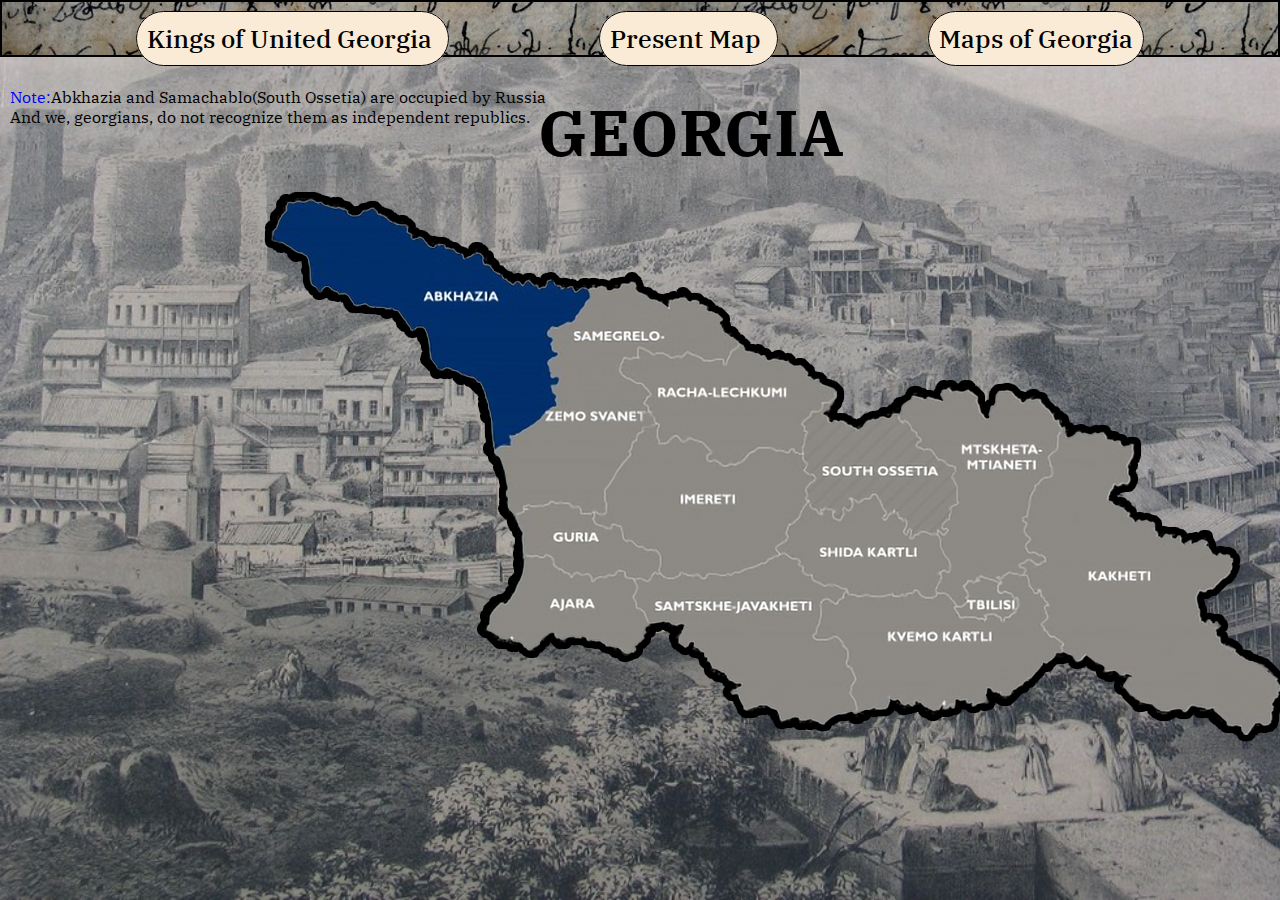
<file: index.html>
<html lang="en">

<head>
    <meta charset="UTF-8">
    <meta http-equiv="X-UA-Compatible" content="IE=edge">
    <meta name="viewport" content="width=device-width, initial-scale=1.0">
    <link rel="stylesheet" href="index.css">
    <link rel="preconnect" href="https://fonts.googleapis.com">
    <link rel="preconnect" href="https://fonts.gstatic.com" crossorigin>
    <link href="https://fonts.googleapis.com/css2?family=IBM+Plex+Serif&display=swap" rel="stylesheet">
    <link rel="icon" href="Images/flag-georgia.png" type="image/x-icon">


    <title>Georgia</title>
</head>

<body>

    <h1>
        GEORGIA
    </h1>
    <header>
        <div class="table">
            <ul>
                <a href="KingsOfUnitedGeorgia.html">
                    <li>

                        Kings of United Georgia

                    </li>
                </a>
                <li>
                    Present Map
                </li>
                <a href="Maps.html">
                    <li>

                        Maps of Georgia

                    </li>
                </a>
            </ul>
        </div>
    </header>
    <img src="Images/Georgia8.png" alt="" class="Georgia">
    <div class="note">
        <span>Note:</span>Abkhazia and Samachablo(South Ossetia) are occupied by Russia
        <p>And we, georgians, do not recognize them as
            independent republics.</p>
    </div>
    <div>
        <a href="https://en.wikipedia.org/wiki/Abkhazia"><img src="Images/Abkhazia-2.0.png" alt="" class="Abkhazia1"
                id="corners"></a>
    </div>
    <div>
        <a href="https://en.wikipedia.org/wiki/Samegrelo-Zemo_Svaneti"><img src="Images/Samegrelo-ZemoSvaneti-2.0.png"
                alt="" class="Samegrelo-ZemoSvaneti" id="corners"></a>
    </div>
    <div>
        <a href="https://en.wikipedia.org/wiki/Racha-Lechkhumi_and_Kvemo_Svaneti"><img
                src="Images/Racha-Lechkhumi-2.0.png" alt="" class="Racha-Lechkhumi" id="corners"></a>
    </div>
    <div>
        <a href="https://en.wikipedia.org/wiki/Imereti"><img src="Images/Imereti-2.0.png" alt="" class="Imereti"
                id="corners"></a>
    </div>
    <div>
        <a href="https://en.wikipedia.org/wiki/Guria"><img src="Images/Guria-2.0.png" alt="" class="Guria"
                id="corners"></a>
    </div>
    <div>
        <a href="https://en.wikipedia.org/wiki/Adjara"><img src="Images/Ajara-2.0.png" alt="" class="Ajara"
                id="corners"></a>
    </div>
    <div>
        <a href="https://en.wikipedia.org/wiki/Mtskheta-Mtianeti"><img src="Images/Mtskheta-Mtianeti-2.0.png" alt=""
                class="Mtskheta-Mtianeti" id="corners"></a>
    </div>
    <div>
        <a href="https://en.wikipedia.org/wiki/Kakheti"><img src="Images/Kakheti-2.0.png" alt="" class="Kakheti"
                id="corners"></a>
    </div>
    <div>
        <a href="https://en.wikipedia.org/wiki/South_Ossetia"><img src="Images/Shida-Kartli-Okupirebuli-2.0.png" alt=""
                class="Shida-Kartli-Okupirebuli" id="corners"></a>
    </div>
    <div>
        <a href="https://en.wikipedia.org/wiki/Tbilisi"><img src="Images/Tbilisi-2.0.png" alt="" class="Tbilisi"
                id="corners"></a>
    </div>
    <div>
        <a href="https://en.wikipedia.org/wiki/Shida_Kartli"><img src="Images/Shida-Kartli-2.0.png" alt=""
                class="Shida-Kartli" id="corners"></a>
    </div>
    <div>
        <a href="https://en.wikipedia.org/wiki/Samtskhe%E2%80%93Javakheti"><img src="Images/Samtskhe_Javakheti-2.0.png"
                alt="" class="Samtskhe-Javakheti" id="corners"></a>
    </div>
    <div>
        <a href="https://en.wikipedia.org/wiki/Kvemo_Kartli"><img src="Images/Kvemo-Kartli-2.0.png" alt=""
                class="Kvemo-Kartli" id="corners"></a>
    </div>



</body>

</html>
</file>
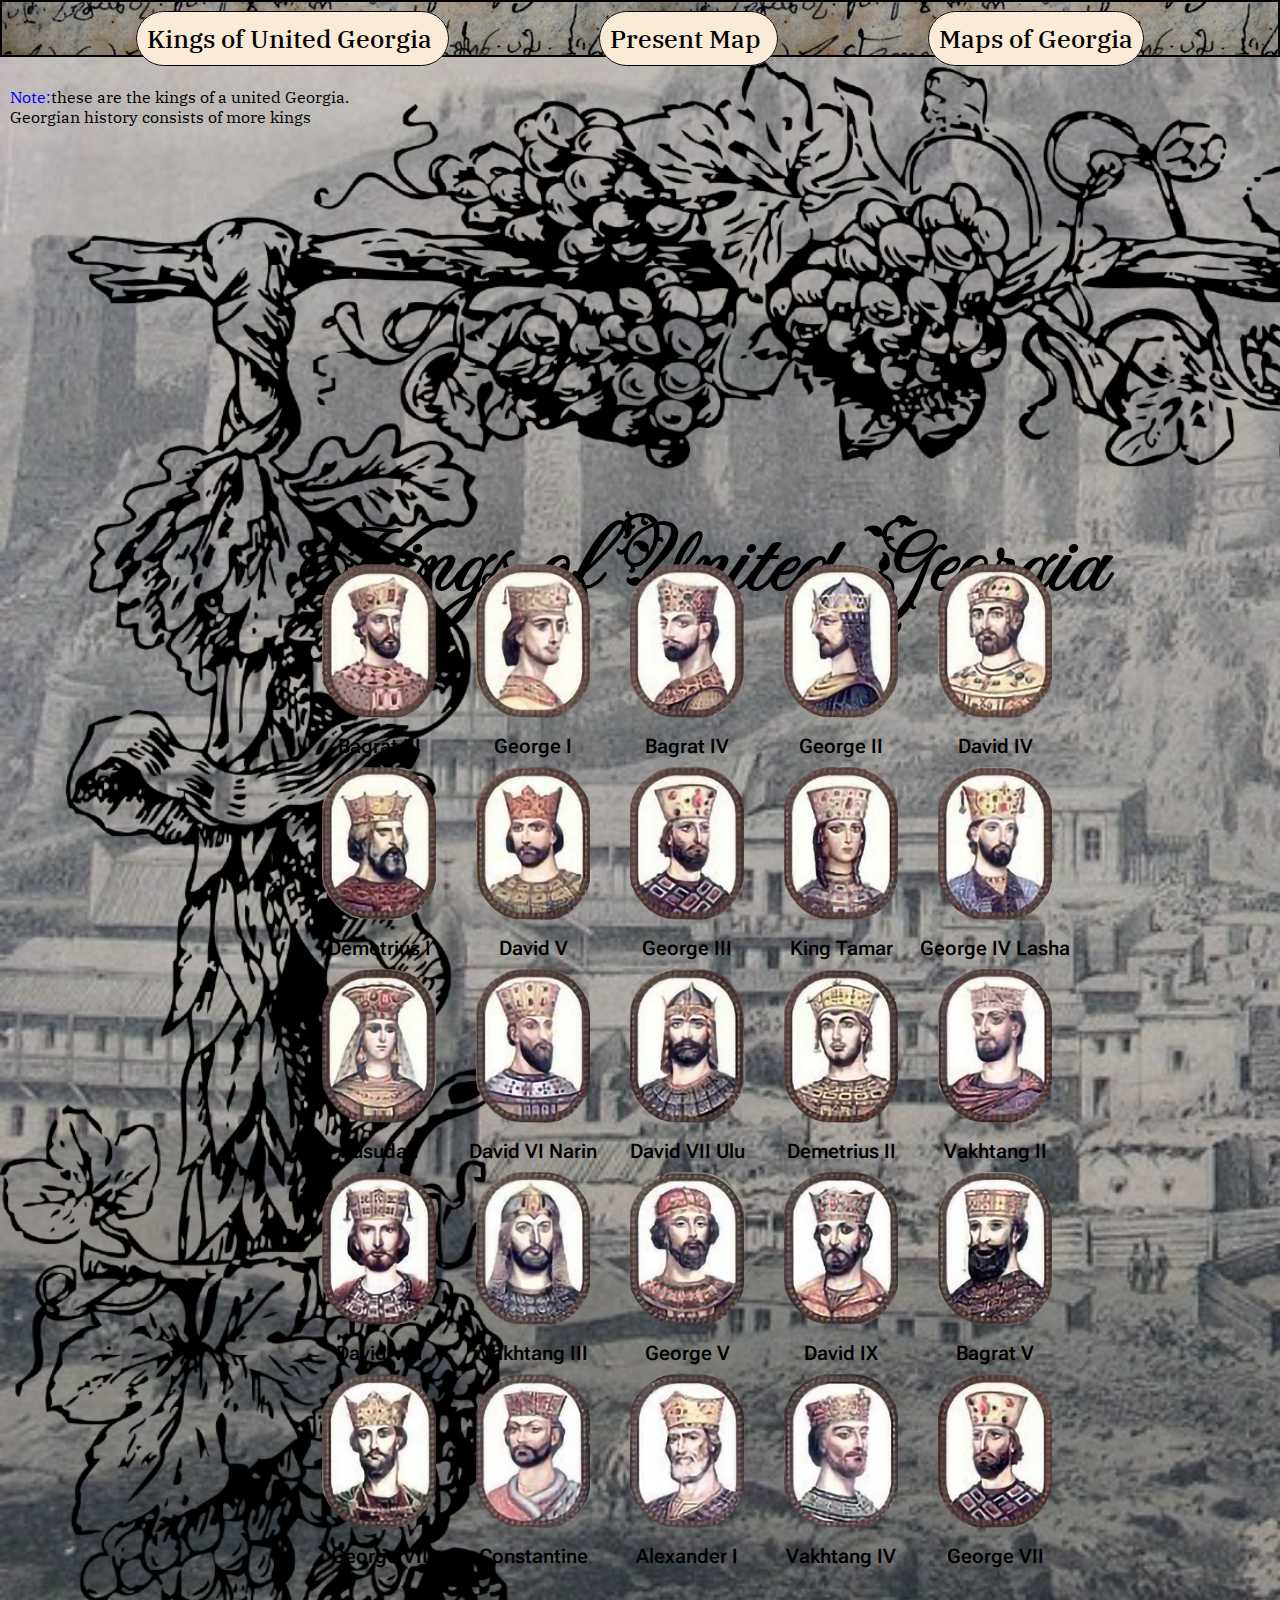
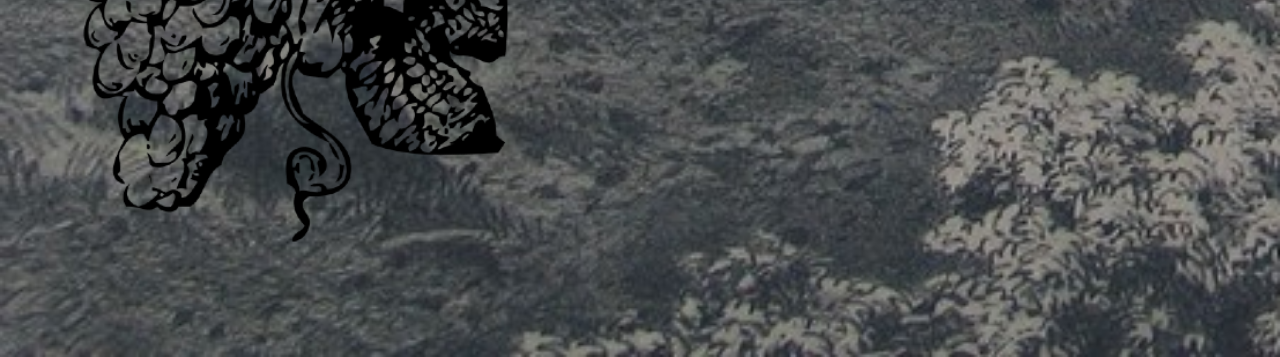
<file: KingsOfUnitedGeorgia.html>
<!DOCTYPE html>
<html lang="en">

<head>
    <meta charset="UTF-8">
    <meta http-equiv="X-UA-Compatible" content="IE=edge">
    <meta name="viewport" content="width=device-width, initial-scale=1.0">
    <link rel="stylesheet" href="KingsOfUnitedGeorgia.css">
    <link rel="preconnect" href="https://fonts.googleapis.com">
    <link rel="preconnect" href="https://fonts.gstatic.com" crossorigin>
    <link href="https://fonts.googleapis.com/css2?family=IBM+Plex+Serif&display=swap" rel="stylesheet">
    <link rel="preconnect" href="https://fonts.googleapis.com">
    <link rel="preconnect" href="https://fonts.gstatic.com" crossorigin>
    <link href="https://fonts.googleapis.com/css2?family=Fleur+De+Leah&display=swap" rel="stylesheet">
    <link rel="preconnect" href="https://fonts.googleapis.com">
    <link rel="preconnect" href="https://fonts.gstatic.com" crossorigin>
    <link href="https://fonts.googleapis.com/css2?family=Roboto+Flex:opsz@8..144&display=swap" rel="stylesheet">
    <link rel="icon" href="Images/flag-georgia.png" type="image/x-icon">
    <title>Kings of United Georgia</title>
</head>

<body>
    <header>
        <div class="table">
            <ul>
                <li>

                    Kings of United Georgia

                </li>
                <a href="index.html">
                    <li>
                        Present Map
                    </li>
                </a>
                <a href="Maps.html">
                    <li>

                        Maps of Georgia

                    </li>
                </a>
            </ul>
        </div>
    </header>
    <div class="main">
        <div class="note">
            <span>Note:</span>these are the kings of a united Georgia.
            <p>Georgian history consists of more kings</p>
        </div>
        <h1>Kings of United Georgia</h1>
        <div class="container">
            <a href="https://en.wikipedia.org/wiki/Bagrat_III_of_Georgia">
                <div class="image"><img src="Images/Bagrat 3.png" alt="">
                    Bagrat III
                </div>
            </a>
            <a href="https://en.wikipedia.org/wiki/George_I_of_Georgia">
                <div class="image">
                    <img src="Images/Giorgi I.png" alt="">
                    George I
                </div>
            </a>
            <a href="https://en.wikipedia.org/wiki/Bagrat_IV_of_Georgia">
                <div class="image">
                    <img src="Images/Bagrat IV.png" alt="">
                    Bagrat IV
                </div>
            </a>
            <a href="https://en.wikipedia.org/wiki/George_II_of_Georgia">
                <div class="image">
                    <img src="Images/Giorgi II.png" alt="" class="giorgi">
                    George II
                </div>
            </a>
            <a href="https://en.wikipedia.org/wiki/David_IV_of_Georgia">
                <div class="image">
                    <img src="Images/DavitAgmashenebeli.png" alt="">
                    David IV
                </div>
            </a>
            <a href="https://en.wikipedia.org/wiki/Demetrius_I_of_Georgia">
                <div class="image">
                    <img src="Images/Demetre I.png" alt="">
                    Demetrius I
                </div>
            </a>
            <a href="https://en.wikipedia.org/wiki/David_V_of_Georgia">
                <div class="image">
                    <img src="Images/Davit V.png" alt="">
                    David V
                </div>
            </a>
            <a
                href="https://en.wikipedia.org/wiki/George_III_of_Georgia#:~:text=George%20III%20(Georgian%3A%20%E1%83%92%E1%83%98%E1%83%9D%E1%83%A0%E1%83%92%E1%83%98%20III,against%20their%20father%20in%201154.">
                <div class="image">
                    <img src="Images/Giorgi III.png" alt="">
                    George III
                </div>
            </a>
            <a href="https://en.wikipedia.org/wiki/Tamar_of_Georgia">
                <div class="image">
                    <img src="Images/TamarMefe.png" alt="">
                    King Tamar
                </div>
            </a>
            <a href="https://en.wikipedia.org/wiki/George_IV_of_Georgia">
                <div class="image">
                    <img src="Images/Lasha-Giorgi.png" alt="">
                    George IV Lasha
                </div>
            </a>
            <a href="https://en.wikipedia.org/wiki/Rusudan_of_Georgia">
                <div class="image">
                    <img src="Images/Rusudan.png" alt="">
                    Rusudan
                </div>
            </a>
            <a href="https://en.wikipedia.org/wiki/David_VI_of_Georgia">
                <div class="image">
                    <img src="Images/Davit-VI-Narini.png" alt="">
                    David VI Narin
                </div>
            </a>
            <a href="https://en.wikipedia.org/wiki/David_VII_of_Georgia">
                <div class="image">
                    <img src="Images/Davit-VII-Ulu.png" alt="">
                    David VII Ulu
                </div>
            </a>
            <a href="https://en.wikipedia.org/wiki/Demetrius_II_of_Georgia">
                <div class="image">
                    <img src="Images/Demetre-II-Tavdadebuli.png" alt="">
                    Demetrius II
                </div>
            </a>
            <a href="https://en.wikipedia.org/wiki/Vakhtang_II_of_Georgia">
                <div class="image">
                    <img src="Images/Vakhtang II.png" alt="">
                    Vakhtang II
                </div>
            </a>
            <a href="https://en.wikipedia.org/wiki/David_VIII_of_Georgia">
                <div class="image">
                    <img src="Images/Davit VIII.png" alt="">
                    David VIII
                </div>
            </a>
            <a href="https://en.wikipedia.org/wiki/Vakhtang_III_of_Georgia">
                <div class="image">
                    <img src="Images/Vakhtang III.png" alt="">
                    Vakhtang III
                </div>
            </a>
            <a href="https://en.wikipedia.org/wiki/George_V_of_Georgia">
                <div class="image">
                    <img src="Images/Giorgi V Brwyinvale.png" alt="">
                    George V
                </div>
            </a>
            <a href="https://en.wikipedia.org/wiki/David_IX_of_Georgia">
                <div class="image">
                    <img src="Images/Davit IX.png" alt="">
                    David IX
                </div>
            </a>
            <a href="https://en.wikipedia.org/wiki/Bagrat_V_of_Georgia">
                <div class="image">
                    <img src="Images/Bagrat V.png" alt="">
                    Bagrat V
                </div>
            </a>
            <a href="https://en.wikipedia.org/wiki/George_VII_of_Georgia">
                <div class="image">
                    <img src="Images/Giorgi VII.png" alt="">
                    George VII
                </div>
            </a>
            <a href="https://en.wikipedia.org/wiki/Constantine_I_of_Georgia">
                <div class="image">
                    <img src="Images/Konstantine.png" alt="">
                    Constantine
                </div>
            </a>
            <a href="https://en.wikipedia.org/wiki/Alexander_I_of_Georgia">
                <div class="image">
                    <img src="Images/Aleksandre I Didi.png" alt="">
                    Alexander I
                </div>
            </a>
            <a href="https://en.wikipedia.org/wiki/Vakhtang_IV_of_Georgia">
                <div class="image">
                    <img src="Images/Vakhtang IV.png" alt="">
                    Vakhtang IV
                </div>
            </a>
            <a href="https://en.wikipedia.org/wiki/George_VIII_of_Georgia">
                <div class="image">
                    <img src="Images/Giorgi III(mirrored).png" alt="">
                    George VII
                </div>
            </a>
        </div>
    </div>
</body>

</html>
</file>
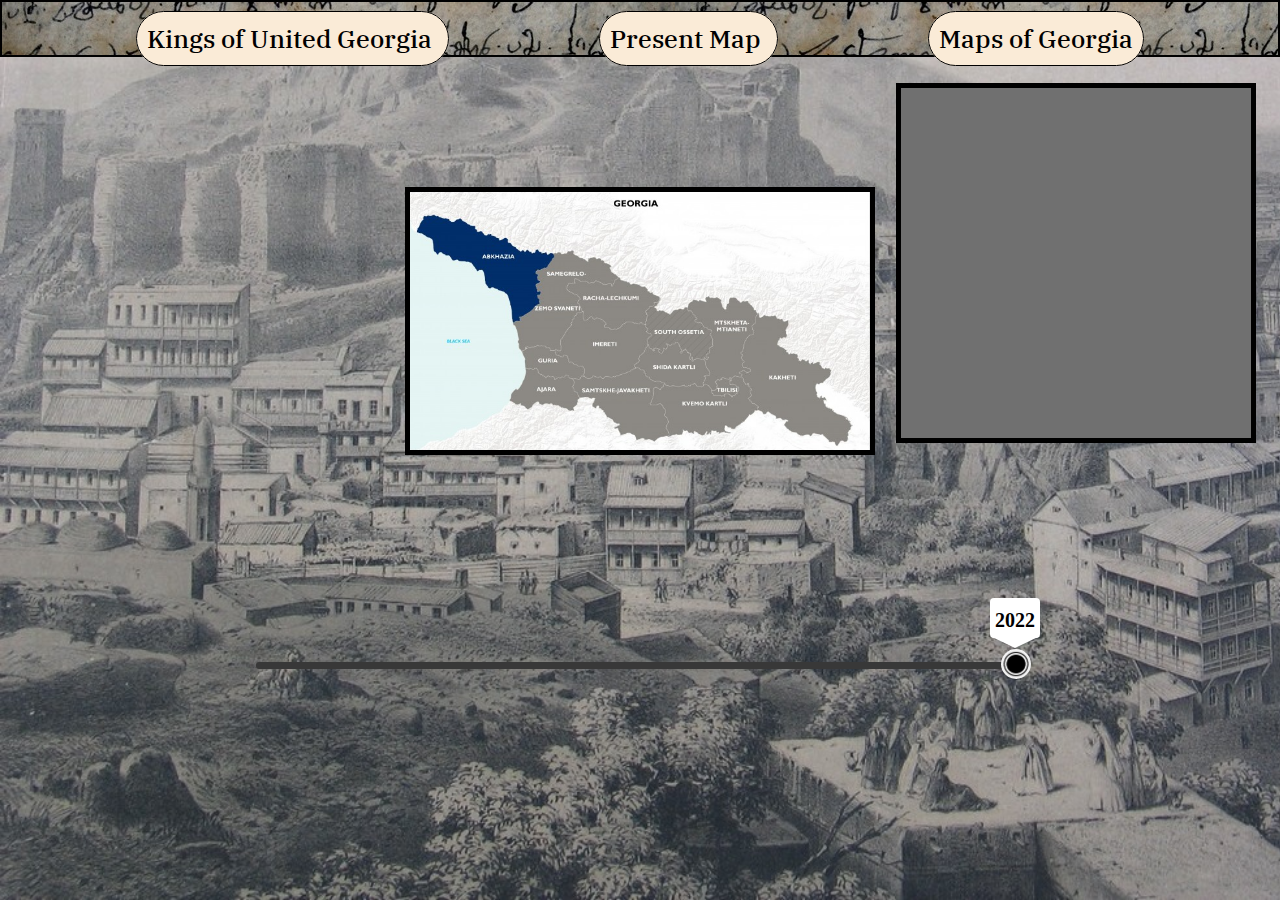
<file: Maps.html>
<html lang="en">

<head>
    <meta charset="UTF-8">
    <meta http-equiv="X-UA-Compatible" content="IE=edge">
    <meta name="viewport" content="width=device-width, initial-scale=1.0">
    <link rel="stylesheet" href="Maps.css">
    <link rel="preconnect" href="https://fonts.googleapis.com">
    <link rel="preconnect" href="https://fonts.gstatic.com" crossorigin>
    <link href="https://fonts.googleapis.com/css2?family=IBM+Plex+Serif&display=swap" rel="stylesheet">
    <link rel="icon" href="Images/flag-georgia.png" type="image/x-icon">
    <title>Maps</title>
</head>

<script>
    function imageZoom(imgID, resultID) {
        var img, lens, result, cx, cy;
        img = document.getElementById(imgID);
        result = document.getElementById(resultID);

        lens = document.createElement("DIV");
        lens.setAttribute("class", "img-zoom-lens");

        img.parentElement.insertBefore(lens, img);

        cx = result.offsetWidth / lens.offsetWidth;
        cy = result.offsetHeight / lens.offsetHeight;

        result.style.backgroundImage = "url('" + img.src + "')";
        result.style.backgroundSize = (img.width * cx) + "px " + (img.height * cy) + "px";

        lens.addEventListener("mousemove", moveLens);
        img.addEventListener("mousemove", moveLens);

        lens.addEventListener("touchmove", moveLens);
        img.addEventListener("touchmove", moveLens);
        function moveLens(e) {
            var pos, x, y;

            e.preventDefault();

            pos = getCursorPos(e);

            x = pos.x - (lens.offsetWidth / 2);
            y = pos.y - (lens.offsetHeight / 2);

            if (x > img.width - lens.offsetWidth) { x = img.width - lens.offsetWidth; }
            if (x < 0) { x = 0; }
            if (y > img.height - lens.offsetHeight) { y = img.height - lens.offsetHeight; }
            if (y < 0) { y = 0; }

            lens.style.left = x + "px";
            lens.style.top = y + "px";

            result.style.backgroundPosition = "-" + (x * cx) + "px -" + (y * cy) + "px";
        }
        function getCursorPos(e) {
            var a, x = 0, y = 0;
            e = e || window.event;

            a = img.getBoundingClientRect();

            x = e.pageX - a.left;
            y = e.pageY - a.top;

            x = x - window.pageXOffset;
            y = y - window.pageYOffset;
            return { x: x, y: y };
        }
    }
</script>

<body>
    <header>
        <div class="table">
            <ul>
                <a href="KingsOfUnitedGeorgia.html">
                    <li>

                        Kings of United Georgia

                    </li>
                </a>
                <a href="index.html">
                    <li>
                        Present Map
                    </li>
                </a>
                <li>

                    Maps of Georgia

                </li>

            </ul>
        </div>
    </header>
    <div id="imgResult"></div>
    <div class="main">
        <div id="imgContainer">
            <img src="Images/Axla.png" alt="" id="I-IV">

        </div>
    </div>

    <div class="range">
        <input type="range" min="0" max="2022" value='2022' id="slider">

        <div id="slideBar"></div>
        <div id="selector">
            <div class="selectBtn"></div>
            <div id="selectvalue"></div>
        </div>
    </div>



    <script>
        var slider = document.getElementById("slider")
        var selector = document.getElementById("selector")
        var selectValue = document.getElementById("selectvalue")

        selectValue.innerHTML = slider.value;


        slider.oninput = function () {
            selectValue.innerHTML = this.value;
            selector.style.left = this.value / 20.22 + "%"
        }

        slider.addEventListener('input', imgSlide, false)

        var imgArray = new Array();
        imgArray[0] = new Image();
        imgArray[0].src = 'Images/I-IV.jpg';

        imgArray[1] = new Image();
        imgArray[1].src = 'Images/V.jpg';

        imgArray[2] = new Image();
        imgArray[2].src = 'Images/VI-VIII.jpg';

        imgArray[3] = new Image();
        imgArray[3].src = 'Images/IX-X.jpg';

        imgArray[4] = new Image();
        imgArray[4].src = 'Images/XI-XII.jpg';

        imgArray[5] = new Image();
        imgArray[5].src = 'Images/XII-XIV.jpg';

        imgArray[6] = new Image();
        imgArray[6].src = 'Images/XV-XVI.jpg';

        imgArray[7] = new Image();
        imgArray[7].src = 'Images/XVI-XVII.jpg';

        imgArray[8] = new Image();
        imgArray[8].src = 'Images/XVII.jpg';

        imgArray[9] = new Image();
        imgArray[9].src = 'Images/XIX.jpg';

        imgArray[10] = new Image();
        imgArray[10].src = 'Images/XX.jpg';

        imgArray[11] = new Image();
        imgArray[11].src = 'Images/Axla.png';

        function imgSlide() {
            var img = document.getElementById("I-IV");
            if (slider.value < 400) {
                img = document.getElementById("I-IV").src = imgArray[0].src;
                imageZoom("I-IV", "imgResult")
            }
            if (slider.value > 400 && slider.value < 500) {
                img = document.getElementById("I-IV").src = imgArray[1].src;
                imageZoom("I-IV", "imgResult")
            }
            if (slider.value > 500 && slider.value < 800) {
                img = document.getElementById("I-IV").src = imgArray[2].src;
                imageZoom("I-IV", "imgResult")
            }
            if (slider.value > 800 && slider.value < 1000) {
                img = document.getElementById("I-IV").src = imgArray[3].src;
                imageZoom("I-IV", "imgResult")
            }
            if (slider.value > 1000 && slider.value < 1100) {
                img = document.getElementById("I-IV").src = imgArray[4].src;
                imageZoom("I-IV", "imgResult")
            }
            if (slider.value > 1100 && slider.value < 1400) {
                img = document.getElementById("I-IV").src = imgArray[5].src;
                imageZoom("I-IV", "imgResult")
            }
            if (slider.value > 1400 && slider.value < 1600) {
                img = document.getElementById("I-IV").src = imgArray[6].src;
                imageZoom("I-IV", "imgResult")
            }
            if (slider.value > 1600 && slider.value < 1700) {
                img = document.getElementById("I-IV").src = imgArray[7].src;
                imageZoom("I-IV", "imgResult")
            }
            if (slider.value > 1700 && slider.value < 1800) {
                img = document.getElementById("I-IV").src = imgArray[8].src;
                imageZoom("I-IV", "imgResult")
            }
            if (slider.value > 1800 && slider.value < 1900) {
                img = document.getElementById("I-IV").src = imgArray[9].src;
                imageZoom("I-IV", "imgResult")
            }
            if (slider.value > 1900 && slider.value < 2000) {
                img = document.getElementById("I-IV").src = imgArray[10].src;
                imageZoom("I-IV", "imgResult")
            }
            if (slider.value > 2000 && slider.value < 2100) {
                img = document.getElementById("I-IV").src = imgArray[11].src;
                imageZoom("I-IV", "imgResult")
            }
        }


    </script>
</body>

</html>
</file>
<file: index.css>
/* img:hover{
    transform: translateY(-3.2em);
    cursor: pointer;
    border: 2px rgb(138, 9, 170) solid;
}

img{
    z-index: -1;
    position: absolute;
    width:300px;
    display: block;
    margin: auto;
    width: 60%;
    padding: 10px;
    height: 597px;
    width: 1067px;
    background: none;
} */
* {
    margin: 0;
    padding: 0;
    border: 0;
    outline: 0;
    font-size: 100%;
    vertical-align: baseline;
    background: transparent;
}

body {
    background-image: url("Images/Tbilisi-XIX.jpg");
    background-size: cover;
    animation: transition 0.75s;

}

a {
    text-decoration: none;
    color: black;

}

.note {
    position: absolute;
    margin-top: 30px;
    font-family: 'IBM Plex Serif', serif;
    margin-left: 10px;
}

span {
    color: blue;
}


header {
    border: 2px solid rgb(0, 0, 0);
    background-image: url("Images/xelnaweri.jpg");
}

.table {
    display: table;
    margin: 0 auto;
    text-align: center;

}

ul {
    min-width: 696px;
    list-style: none;
    padding-top: 20px;
}

li {
    text-align: center;
    font-weight: 500;
    font-size: 25px;
    display: inline;
    margin-left: 75px;
    margin-right: 75px;
    margin-bottom: 10px;
    text-align: center;
    border: 1px solid black;
    padding: 10px;
    border-radius: 50px;
    font-family: 'IBM Plex Serif', serif;
    background-color: antiquewhite;
    transition: 0.1s 0.1s;
}

li:hover {
    cursor: pointer;
    background-color: rgb(70, 0, 0);
    color: rgb(255, 255, 255);

}

button {
    border-radius: 50;
    border-style: solid;
}

h1 {
    position: absolute;
    font-size: 4em;
    top: 10%;
    left: 42%;
    font-family: 'IBM Plex Serif', serif;
}

#corners {
    margin-left: 20%;
    margin-top: 7%;
    width: 1066.5px;
    height: 597px;
    transition: transform .2s;
    animation: transition2 1s;
}

#corners:hover {
    cursor: pointer;
    transform: translateY(-2em);

}

.Georgia {
    position: absolute;
    display: block;
    /* margin-left: 350px;
    margin-top: 120px; */
    margin-left: 20%;
    margin-top: 7%;
    width: 1066.5px;
    height: 597px;
}

.Abkhazia1 {
    position: absolute;
    display: block;
    transition: transform .2s;
    clip-path: polygon(11% 9%, 18% 15%, 22% 17%, 32% 23%, 31% 27%, 28% 31%, 29% 35%, 29% 38%, 29% 43%, 24% 50%, 22% 52%, 21% 41%, 17% 37%, 13% 28%, 9% 27%, 4% 22%, 3% 17%, 1% 14%, 2% 8%, 5% 6%, 7% 9%);
}

.Samegrelo-ZemoSvaneti {
    position: absolute;
    display: block;
    clip-path: polygon(33% 21%, 36% 21%, 38% 23%, 43% 26%, 45% 30%, 46% 32%, 44% 36%, 41% 35%, 39% 36%, 37% 35%, 35% 36%, 38% 41%, 37% 47%, 34% 57%, 33% 62%, 24% 63%, 22% 50%, 27% 43%, 27% 28%, 29% 28%, 31% 22%);
}

.Racha-Lechkhumi {
    position: absolute;
    display: block;
    clip-path: polygon(34% 36%, 36% 33%, 37% 32%, 39% 34%, 44% 34%, 45% 32%, 52% 36%, 55% 41%, 54% 43%, 53% 45%, 52% 48%, 51% 52%, 48% 51%, 45% 54%, 42% 53%, 41% 50%, 39% 50%, 37% 46%, 36% 44%, 36% 41%, 34% 39%);
}

.Ajara {
    position: absolute;
    display: block;
    clip-path: polygon(25% 69%, 28% 69%, 29% 71%, 30% 71%, 32% 72%, 33% 72%, 34% 71%, 36% 73%, 36% 77%, 37% 79%, 37% 84%, 36% 86%, 34% 86%, 31% 85%, 29% 85%, 27% 84%, 26% 86%, 21% 82%, 22% 78%, 23% 76%, 24% 73%);
}

.Imereti {
    position: absolute;
    display: block;
    clip-path: polygon(32% 60%, 36% 46%, 39% 48%, 41% 48%, 44% 52%, 47% 50%, 51% 50%, 52% 53%, 52% 57%, 52% 59%, 52% 61%, 50% 65%, 49% 69%, 46% 73%, 43% 73%, 41% 73%, 39% 74%, 37% 72%, 38% 69%, 35% 68%, 33% 65%);
}

.Samtskhe-Javakheti {
    position: absolute;
    display: block;
    clip-path: polygon(39% 72%, 41% 71%, 44% 72%, 49% 68%, 51% 69%, 52% 72%, 54% 74%, 56% 76%, 54% 78%, 53% 83%, 55% 83%, 56% 88%, 57% 98%, 50% 99%, 48% 96%, 46% 96%, 40% 85%, 39% 81%, 36% 82%, 35% 76%, 36% 72%);
}

.Kvemo-Kartli {
    position: absolute;
    display: block;
    clip-path: polygon(52% 80%, 52% 78%, 53% 75%, 62% 75%, 65% 75%, 67% 79%, 69% 79%, 71% 77%, 76% 85%, 72% 93%, 70% 94%, 66% 96%, 62% 96%, 58% 97%, 55% 96%, 55% 90%, 55% 86%, 54% 84%, 51% 83%, 52% 84%, 51% 83%);
}

.Mtskheta-Mtianeti {
    position: absolute;
    display: block;
    clip-path: polygon(62% 51%, 60% 45%, 61% 39%, 70% 40%, 72% 41%, 75% 43%, 76% 47%, 75% 52%, 75% 56%, 73% 59%, 73% 67%, 74% 70%, 71% 74%, 67% 75%, 66% 79%, 64% 77%, 63% 74%, 64% 70%, 63% 64%, 65% 60%, 64% 54%);
}

.Kakheti {
    position: absolute;
    display: block;
    clip-path: polygon(73% 82%, 74% 78%, 72% 77%, 71% 60%, 74% 55%, 74% 50%, 76% 47%, 81% 48%, 84% 50%, 82% 54%, 82% 57%, 81% 60%, 93% 69%, 89% 77%, 92% 84%, 97% 91%, 95% 100%, 90% 99%, 81% 93%, 78% 88%, 74% 86%);
}

.Guria {
    position: absolute;
    display: block;
    clip-path: polygon(30% 73%, 27% 70%, 25% 69%, 24% 65%, 24% 63%, 24% 61%, 28% 59%, 34% 64%, 35% 66%, 37% 67%, 38% 69%, 38% 72%, 36% 74%, 34% 73%, 32% 74%);
}

.Tbilisi {
    position: absolute;
    display: block;
    clip-path: polygon(66% 81%, 65% 79%, 66% 77%, 66% 75%, 67% 73%, 69% 73%, 70% 74%, 72% 76%, 71% 81%, 68% 81%);
}

.Shida-Kartli {
    position: absolute;
    display: block;
    clip-path: polygon(50% 71%, 48% 67%, 50% 61%, 52% 59%, 55% 61%, 57% 59%, 58% 58%, 62% 65%, 64% 65%, 66% 70%, 65% 72%, 63% 77%, 61% 77%, 59% 76%, 55% 76%);
}

.Shida-Kartli-Okupirebuli {
    position: absolute;
    display: block;
    clip-path: polygon(54% 62%, 52% 62%, 51% 55%, 51% 47%, 52% 43%, 56% 45%, 60% 43%, 63% 49%, 65% 52%, 66% 56%, 66% 64%, 62% 67%, 60% 63%, 57% 60%, 54% 64%);
}

@keyframes transition {
    from {
        opacity: 0;
        transform: rotateX(-10);
    }

    to {
        opacity: 1;
        transform: rotateX(0);
    }
}

@keyframes transition2 {
    from {
        opacity: 1;
        transform: translateY(-2em);
    }

    to {
        opacity: 1;
        transform: translateX(0);
    }
}
</file>
<file: KingsOfUnitedGeorgia.css>
* {
    margin: 0;
    padding: 0;
    border: 0;
    outline: 0;
    font-size: 100%;
    vertical-align: baseline;
    background: transparent;
}

body {
    background-image: url("Images/Tbilisi-XIX.jpg");
    background-size: cover;
    animation: transition 0.75s;

}

a {
    text-decoration: none;
    color: black;

}

header {
    border: 2px solid rgb(0, 0, 0);
    background-image: url("Images/xelnaweri.jpg");
}


.table {
    display: table;
    margin: 0 auto;
    text-align: center;

}

ul {
    min-width: 696px;
    list-style: none;
    padding-top: 20px;
}

li {
    text-align: center;
    font-weight: 500;
    font-size: 25px;
    display: inline;
    margin-left: 75px;
    margin-right: 75px;
    margin-bottom: 10px;
    text-align: center;
    border: 1px solid black;
    padding: 10px;
    border-radius: 50px;
    font-family: 'IBM Plex Serif', serif;
    background-color: antiquewhite;
    transition: 0.1s 0.1s;
}

li:hover {
    cursor: pointer;
    background-color: rgb(70, 0, 0);
    color: rgb(255, 255, 255);
}

.container {
    margin: 5% auto;
    padding-left: 10%;
    padding-top: 20%;
    max-width: 800px;
}

img {
    max-width: 115px;
    display: inline-block;
    margin: 10px;
}

.image {
    display: inline-block;
    max-width: 150px;
    text-align: center;
    font-size: 20px;
    height: 200px;
    line-height: 25px;
    transition: transform .2s;
    font-family: 'Roboto Flex', sans-serif;
    font-weight: 570;
    animation: transition2 1s;
}

.note {
    position: absolute;
    margin-top: 30px;
    font-family: 'IBM Plex Serif', serif;
    margin-left: 10px;
}

span {
    color: blue;
}


h1 {
    text-align: center;
    margin-top: 0px;
    padding-top: 440px;
    padding-left: 120px;
    margin-bottom: -400px;
    font-size: 100px;
    font-family: 'Fleur De Leah', cursive;
    font-weight: 500;
    color: rgb(0, 0, 0);
    -webkit-text-stroke: 2px rgb(0, 0, 0);
}

p {
    margin-bottom: 38px;
}

/* .giorgi {
    margin-bottom: 38px;
} */

.smth {
    padding-bottom: 38px;
}

.main {
    background-image: url("Images/pngegg.png");
    background-size: cover;
    height: 1900px;
}

.image:hover {
    cursor: pointer;
    transform: translateY(-2em);
}

@keyframes transition {
    from {
        opacity: 0;
        transform: rotateX(-10);
    }

    to {
        opacity: 1;
        transform: rotateX(0);
    }
}

@keyframes transition2 {
    from {
        opacity: 1;
        transform: translateY(-2em);
    }

    to {
        opacity: 1;
        transform: translateX(0);
    }
}
</file>
<file: Maps.css>
* {
    margin: 0;
    padding: 0;
    border: 0;
    outline: 0;
    font-size: 100%;
    vertical-align: baseline;
    background: transparent;
}

body {
    background-image: url("Images/Tbilisi-XIX.jpg");
    background-size: cover;
    animation: transition 0.75s;
}

a {
    text-decoration: none;
    color: black;

}

header {
    border: 2px solid rgb(0, 0, 0);
    background-image: url("Images/xelnaweri.jpg");
}

.table {
    display: table;
    margin: 0 auto;
    text-align: center;

}

ul {
    min-width: 696px;
    list-style: none;
    padding-top: 20px;
}

li {
    text-align: center;
    font-weight: 500;
    font-size: 25px;
    display: inline;
    margin-left: 75px;
    margin-right: 75px;
    margin-bottom: 10px;
    text-align: center;
    border: 1px solid black;
    padding: 10px;
    border-radius: 50px;
    font-family: 'IBM Plex Serif', serif;
    background-color: antiquewhite;
    transition: 0.1s 0.1s;
}

li:hover {
    cursor: pointer;
    background-color: rgb(70, 0, 0);
    color: rgb(255, 255, 255);
}

.main {
    margin-top: 100px;
    width: 60%;
    margin: 130px auto;
    position: relative;
    max-height: 384px;
}

.range {
    margin-top: 100px;
    width: 60%;
    margin: 200px auto;
    position: relative;
    max-height: 384px;
}

#slider {
    -webkit-appearance: none;
    width: 100%;
    height: 7px;
    outline: none;
    border-radius: 3px;

}

#slideBar {
    width: 100%;
    height: 7px;
    outline: none;
    border-radius: 3px;
    background-color: rgb(56, 56, 56);
}

#slider::-webkit-slider-thumb {
    -webkit-appearance: none;
    width: 48px;
    height: 48px;
    cursor: pointer;
    z-index: 3;
    position: relative;
}

#selector {
    height: 105px;
    width: 48px;
    position: absolute;
    bottom: -20px;
    left: 100%;
    transform: translateX(-50%);
    z-index: 2;
}

.selectBtn {
    width: 30px;
    height: 30px;
    background-image: url("Images/selectBtn-range.png");
    background-size: cover;
    background-position: center;
    border-radius: 50%;
    position: absolute;
    bottom: 10px;
    left: 1px;
}

#selectValue {
    width: 50px;
    height: 40px;
    position: absolute;
    top: 14px;
    right: 8px;
    background: rgb(255, 255, 255);
    border-radius: 4px;
    text-align: center;
    line-height: 45px;
    font-size: 20px;
    font-weight: bold;
}

#selectValue::after {
    content: '';
    border-top: 12px solid rgb(255, 255, 255);
    border-left: 25px solid rgba(0, 0, 0, 0);
    border-right: 25px solid rgba(0, 0, 0, 0);
    position: absolute;
    bottom: -10px;
    left: 0;
}

#imgContainer {
    width: 60%;
    margin: 100px auto;
    position: relative;
    border: 5px solid black;

}

img {
    max-width: 100%;
    min-width: 100%;
}

#imgResult {
    width: 350px;
    height: 350px;
    background-color: rgb(112, 112, 112);
    position: absolute;
    margin-left: 70%;
    margin-top: 2%;
    border: 5px solid black;
}

.img-zoom-lens {
    position: absolute;
    border: 1px solid #d4d4d4;
    width: 60px;
    height: 60px;
}

@keyframes transition {
    from {
        opacity: 0;
        transform: rotateX(-10);
    }

    to {
        opacity: 1;
        transform: rotateX(0);
    }
}
</file>
